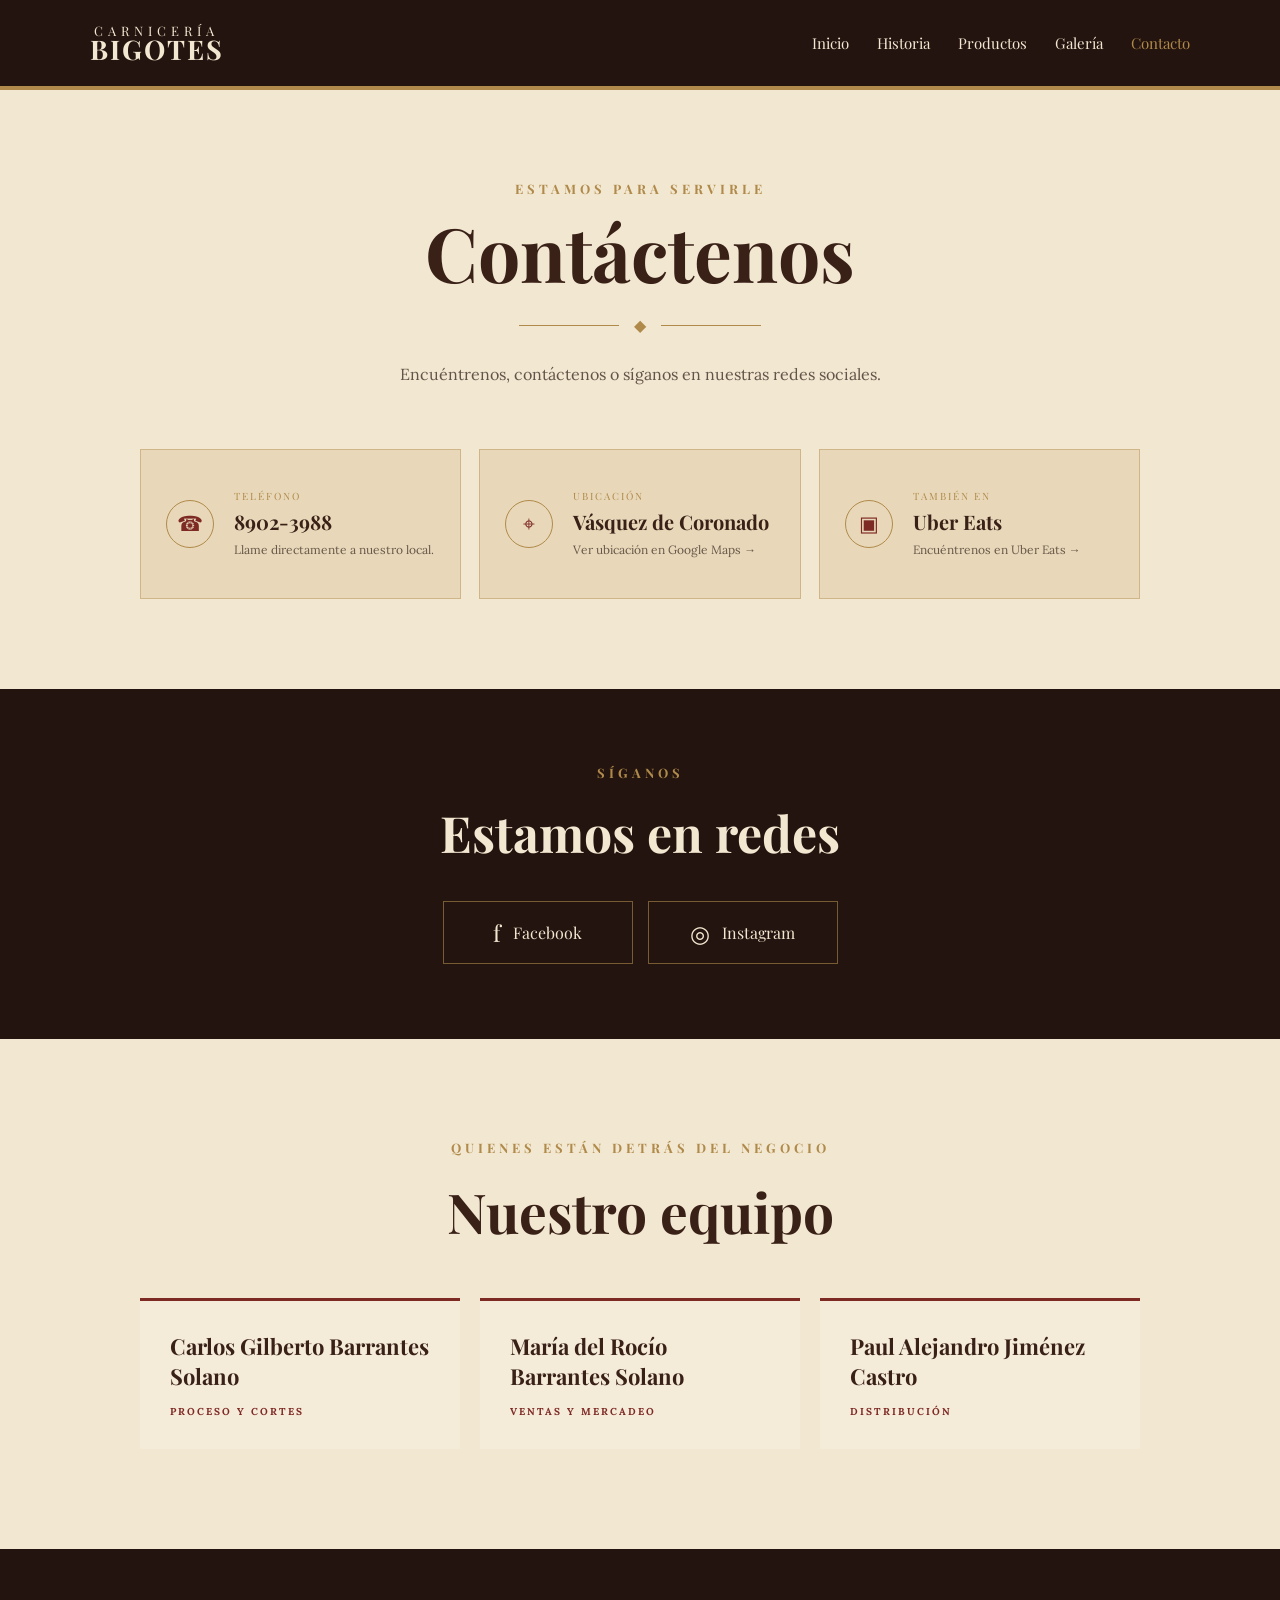
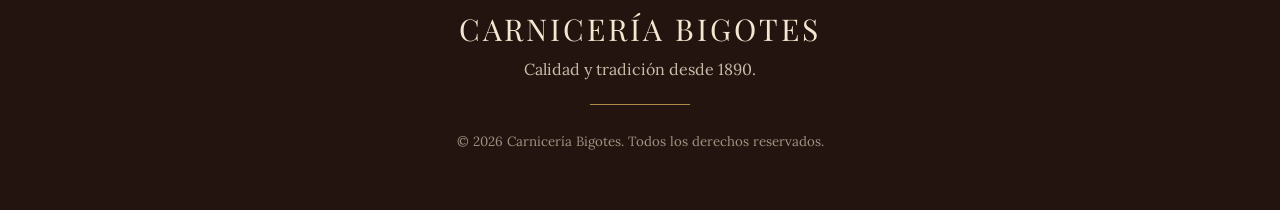
<file: contacto.html>
<!DOCTYPE html>
<html lang="es">
<head>
    <meta charset="UTF-8">
    <meta name="viewport" content="width=device-width, initial-scale=1.0">

    <title>Contacto | Carnicería Bigotes</title>

    <!-- Fuentes -->
    <link rel="preconnect" href="https://fonts.googleapis.com">
    <link rel="preconnect" href="https://fonts.gstatic.com" crossorigin>
    <link href="https://fonts.googleapis.com/css2?family=Lora:wght@400;500;600&family=Playfair+Display:wght@600;700;800&display=swap" rel="stylesheet">

    <!-- CSS -->
    <link rel="stylesheet" href="css/style.css">
</head>

<body>

    <!-- Navegación -->
    <header class="navbar">

        <div class="logo">
            <span>CARNICERÍA</span>
            <strong>BIGOTES</strong>
        </div>

        <nav>
            <a href="index.html">Inicio</a>
            <a href="historia.html">Historia</a>
            <a href="productos.html">Productos</a>
            <a href="galeria.html">Galería</a>
            <a href="contacto.html" class="active">Contacto</a>
        </nav>

    </header>


    <main>

        <!-- Encabezado -->
        <section class="contact-header">

            <p class="eyebrow">ESTAMOS PARA SERVIRLE</p>

            <h1>Contáctenos</h1>

            <div class="ornament">
                <span></span>
                ◆
                <span></span>
            </div>

            <p>
                Encuéntrenos, contáctenos o síganos en nuestras
                redes sociales.
            </p>

        </section>


        <!-- Información -->
        <section class="contact-info">

            <!-- Teléfono -->
            <a class="contact-card" href="tel:+50689023988">

                <div class="contact-icon">☎</div>

                <div>
                    <span class="contact-label">TELÉFONO</span>

                    <h2>8902-3988</h2>

                    <p>Llame directamente a nuestro local.</p>
                </div>

            </a>


            <!-- Ubicación -->
            <a
                class="contact-card"
                href="https://www.google.com/maps/search/?api=1&query=Carnicer%C3%ADa%20Bigotes"
                target="_blank"
                rel="noopener noreferrer"
            >

                <div class="contact-icon">⌖</div>

                <div>
                    <span class="contact-label">UBICACIÓN</span>

                    <h2>Vásquez de Coronado</h2>

                    <p>Ver ubicación en Google Maps →</p>
                </div>

            </a>


            <!-- Uber Eats -->
            <a
                class="contact-card"
                href="https://www.ubereats.com/"
                target="_blank"
                rel="noopener noreferrer"
            >

                <div class="contact-icon">▣</div>

                <div>
                    <span class="contact-label">TAMBIÉN EN</span>

                    <h2>Uber Eats</h2>

                    <p>Encuéntrenos en Uber Eats →</p>
                </div>

            </a>

        </section>


        <!-- Redes sociales -->
        <section class="social-section">

            <p class="eyebrow">SÍGANOS</p>

            <h2>Estamos en redes</h2>

            <div class="social-links">

                <a
                    href="https://www.facebook.com/"
                    target="_blank"
                    rel="noopener noreferrer"
                    class="social-link"
                >
                    <span>f</span>
                    Facebook
                </a>

                <a
                    href="https://www.instagram.com/"
                    target="_blank"
                    rel="noopener noreferrer"
                    class="social-link"
                >
                    <span>◎</span>
                    Instagram
                </a>

            </div>

        </section>


        <!-- Staff -->
        <section class="staff-section">

            <div class="staff-heading">

                <p class="eyebrow">QUIENES ESTÁN DETRÁS DEL NEGOCIO</p>

                <h2>Nuestro equipo</h2>

            </div>


            <div class="staff-grid">

                <article class="staff-card">

                    <div class="staff-info">

                        <h3>Carlos Gilberto Barrantes Solano</h3>

                        <span>PROCESO Y CORTES</span>

                    </div>

                </article>


                <article class="staff-card">

                    <div class="staff-info">

                        <h3>María del Rocío Barrantes Solano</h3>

                        <span>VENTAS Y MERCADEO</span>

                    </div>

                </article>


                <article class="staff-card">

                    <div class="staff-info">

                        <h3>Paul Alejandro Jiménez Castro</h3>

                        <span>DISTRIBUCIÓN</span>

                    </div>

                </article>

            </div>

        </section>

    </main>


    <!-- Footer -->
    <footer>

        <div class="footer-logo">
            CARNICERÍA BIGOTES
        </div>

        <p>
            Calidad y tradición desde 1890.
        </p>

        <div class="footer-line"></div>

        <small>
            © 2026 Carnicería Bigotes. Todos los derechos reservados.
        </small>

    </footer>


    <!-- JS -->
    <script src="js/main.js"></script>

</body>
</html>
</file>
<file: css/style.css>
:root {
    --cream: #f2e7d0;
    --paper: #e8d8b9;
    --brown: #3a2118;
    --dark-brown: #24140f;
    --red: #7d2924;
    --gold: #b08a4a;
    --text: #34231c;
}


/* ==============================
   RESET
============================== */

* {
    margin: 0;
    padding: 0;
    box-sizing: border-box;
}

html {
    scroll-behavior: smooth;
}

body {
    background: var(--cream);
    color: var(--text);
    font-family: "Lora", serif;
}


/* ==============================
   NAVBAR
============================== */

.navbar {
    min-height: 90px;
    background: var(--dark-brown);

    display: flex;
    align-items: center;
    justify-content: space-between;

    padding: 18px 7%;

    border-bottom: 4px solid var(--gold);
}

.logo {
    color: var(--cream);
    text-align: center;
    line-height: 0.9;
    font-family: "Playfair Display", serif;
}

.logo span {
    display: block;
    font-size: 13px;
    letter-spacing: 5px;
}

.logo strong {
    font-size: 27px;
    letter-spacing: 2px;
}

.navbar nav {
    display: flex;
    gap: 28px;
}

.navbar nav a {
    color: var(--cream);
    text-decoration: none;

    font-family: "Playfair Display", serif;
    font-size: 15px;

    transition: 0.3s;
}

.navbar nav a:hover,
.navbar nav a.active {
    color: var(--gold);
}


/* ==============================
   PAGE HEADER
============================== */

.page-header {
    min-height: 470px;

    display: flex;
    justify-content: center;
    align-items: center;

    text-align: center;

    position: relative;

    background:
        linear-gradient(
            rgba(45, 25, 18, 0.75),
            rgba(45, 25, 18, 0.75)
        ),
        url("assets/carniceria.jpeg") center/cover;

    color: var(--cream);
}

.page-header::before {
    content: "";

    position: absolute;
    inset: 18px;

    border: 1px solid rgba(242, 231, 208, 0.5);

    pointer-events: none;
}

.page-header-content {
    max-width: 800px;
    padding: 40px;
}

.eyebrow {
    color: var(--gold);

    font-family: "Playfair Display", serif;

    font-size: 13px;
    font-weight: bold;

    letter-spacing: 4px;

    margin-bottom: 18px;
}

.page-header h1 {
    font-family: "Playfair Display", serif;

    font-size: clamp(50px, 8vw, 90px);

    line-height: 1;
}

.page-header p:last-child {
    max-width: 600px;
    margin: 20px auto 0;

    font-size: 18px;
    line-height: 1.7;
}


/* ==============================
   ORNAMENT
============================== */

.ornament {
    display: flex;
    align-items: center;
    justify-content: center;

    gap: 15px;

    margin: 25px 0;

    color: var(--gold);
}

.ornament span {
    width: 100px;
    height: 1px;

    background: var(--gold);
}


/* ==============================
   HISTORY
============================== */

.history-section {
    max-width: 1150px;

    margin: 100px auto;

    padding: 0 30px;

    display: grid;
    grid-template-columns: 1fr 1fr;

    gap: 70px;

    align-items: center;
}

.history-image {
    position: relative;
}

.history-image::after {
    content: "";

    position: absolute;

    width: 100%;
    height: 100%;

    top: 15px;
    left: 15px;

    border: 2px solid var(--gold);

    z-index: 0;
}

.history-image img {
    position: relative;

    width: 100%;
    height: 600px;

    object-fit: cover;

    display: block;

    z-index: 1;
}

.history-text h2,
.timeline-section h2,
.values-section h2 {
    font-family: "Playfair Display", serif;

    color: var(--brown);

    font-size: clamp(35px, 4vw, 52px);

    line-height: 1.1;

    margin-bottom: 30px;
}

.history-text p:not(.eyebrow) {
    font-size: 16px;

    line-height: 1.9;

    margin-bottom: 18px;
}

/* ==============================
   VALUES
============================== */

.values-section {
    max-width: 1100px;

    margin: 100px auto;

    padding: 0 30px;

    text-align: center;
}

.values-grid {
    display: grid;

    grid-template-columns: repeat(3, 1fr);

    gap: 25px;

    margin-top: 50px;
}

.value-card {
    padding: 40px 30px;

    border: 1px solid rgba(58, 33, 24, 0.25);

    background: rgba(255, 255, 255, 0.18);

    transition: 0.3s;
}

.value-card:hover {
    transform: translateY(-5px);

    border-color: var(--gold);
}

.value-icon {
    color: var(--gold);

    font-size: 25px;

    margin-bottom: 15px;
}

.value-card h3 {
    font-family: "Playfair Display", serif;

    color: var(--red);

    font-size: 25px;

    margin-bottom: 15px;
}

.value-card p {
    line-height: 1.7;
}


/* ==============================
   FOOTER
============================== */

footer {
    background: var(--dark-brown);

    color: var(--cream);

    text-align: center;

    padding: 60px 20px;
}

.footer-logo {
    font-family: "Playfair Display", serif;

    font-size: 30px;

    letter-spacing: 3px;

    margin-bottom: 10px;
}

footer p {
    opacity: 0.8;

    margin-bottom: 25px;
}

.footer-line {
    width: 100px;
    height: 1px;

    background: var(--gold);

    margin: 0 auto 25px;
}

footer small {
    opacity: 0.6;
}


/* ==============================
   RESPONSIVE
============================== */

@media (max-width: 850px) {

    .navbar {
        flex-direction: column;
        gap: 25px;
    }

    .navbar nav {
        flex-wrap: wrap;
        justify-content: center;
        gap: 15px;
    }

    .history-section {
        grid-template-columns: 1fr;

        gap: 50px;
    }

    .history-image img {
        height: 400px;
    }

    .values-grid {
        grid-template-columns: 1fr;
    }

    .timeline::before {
        left: 75px;
    }

    .timeline-item {
        grid-template-columns: 110px 1fr;

        gap: 25px;
    }

    .timeline-content::before {
        left: -38px;
    }
}


@media (max-width: 550px) {

    .page-header {
        min-height: 400px;
    }

    .page-header::before {
        inset: 10px;
    }

    .history-section {
        margin: 60px auto;
    }

    .history-image::after {
        display: none;
    }

    .history-image img {
        height: 300px;
    }

    .timeline {
        margin-top: 50px;
    }

    .timeline::before {
        display: none;
    }

    .timeline-item {
        display: block;

        margin-bottom: 45px;
    }

    .timeline-year {
        text-align: left;

        margin-bottom: 8px;
    }

    .timeline-content {
        padding-left: 0;
    }

    .timeline-content::before {
        display: none;
    }
}

/* ==============================
   ANIMACIONES
============================== */

.hidden {
    opacity: 0;

    transform: translateY(30px);

    transition:
        opacity 0.7s ease,
        transform 0.7s ease;
}

.show {
    opacity: 1;

    transform: translateY(0);
}

.products-hero {
    min-height: 500px;

    display: flex;
    align-items: center;
    justify-content: center;

    text-align: center;

    background:
        linear-gradient(
            rgba(36, 20, 15, 0.82),
            rgba(36, 20, 15, 0.82)
        ),
        url("../assets/carne.jpg") center/cover;

    color: var(--cream);

    position: relative;
}

.products-hero::before {
    content: "";

    position: absolute;
    inset: 20px;

    border: 1px solid rgba(176, 138, 74, 0.7);
}

.products-hero-content {
    max-width: 850px;
    padding: 50px 30px;

    position: relative;
}

.hero-number {
    font-family: "Playfair Display", serif;

    color: var(--gold);

    font-size: 18px;

    letter-spacing: 8px;

    display: block;

    margin-bottom: 20px;
}

.products-hero h1 {
    font-family: "Playfair Display", serif;

    font-size: clamp(48px, 7vw, 82px);

    line-height: 1;

    margin-bottom: 25px;
}

.products-hero-content > p:last-child {
    max-width: 620px;

    margin: auto;

    font-size: 17px;

    line-height: 1.8;
}


/* =================================
   MENÚ
================================= */

.menu-section {
    max-width: 950px;

    margin: 110px auto;

    padding: 0 30px;
}

.menu-title {
    text-align: center;

    margin-bottom: 75px;
}

.menu-title h2 {
    font-family: "Playfair Display", serif;

    color: var(--brown);

    font-size: clamp(40px, 5vw, 60px);

    margin-bottom: 15px;
}

.menu-title > p:last-child {
    font-size: 16px;

    opacity: 0.75;
}


/* Categorías */

.menu-category {
    margin-bottom: 75px;
}

.category-heading {
    display: flex;
    align-items: center;

    gap: 20px;

    border-bottom: 2px solid var(--brown);

    padding-bottom: 15px;

    margin-bottom: 10px;
}

.category-heading span {
    font-family: "Playfair Display", serif;

    color: var(--gold);

    font-size: 18px;

    letter-spacing: 2px;
}

.category-heading h3 {
    font-family: "Playfair Display", serif;

    color: var(--red);

    font-size: 29px;
}


/* Productos del menú */

.menu-item {
    display: flex;

    justify-content: space-between;

    gap: 30px;

    padding: 25px 5px;

    border-bottom: 1px dashed rgba(58, 33, 24, 0.35);
}

.menu-item h4 {
    font-family: "Playfair Display", serif;

    color: var(--brown);

    font-size: 21px;

    margin-bottom: 7px;
}

.menu-item p {
    max-width: 650px;

    font-size: 14px;

    line-height: 1.7;

    opacity: 0.8;
}

.price {
    font-family: "Playfair Display", serif;

    color: var(--red);

    font-size: 18px;

    font-weight: bold;

    white-space: nowrap;

    padding-top: 3px;
}


/* Producto destacado */

.featured-item {
    background: var(--paper);

    padding: 28px;

    border: 1px solid rgba(176, 138, 74, 0.5);

    margin-top: 15px;
}

.featured-item h4 {
    font-size: 25px;
}

.recommended {
    display: inline-block;

    color: var(--gold);

    font-family: "Playfair Display", serif;

    font-size: 10px;

    letter-spacing: 2px;

    margin-top: 12px;

    font-weight: bold;
}

.menu-note {
    text-align: center;

    font-size: 12px;

    font-style: italic;

    opacity: 0.65;
}


/* =================================
   SEPARADOR
================================= */

.products-divider {
    max-width: 900px;

    margin: 0 auto 110px;

    display: flex;

    align-items: center;

    justify-content: center;

    gap: 20px;

    color: var(--gold);
}

.products-divider span {
    height: 1px;

    flex: 1;

    background: var(--gold);

    opacity: 0.5;
}


/* =================================
   GALERÍA DE PRODUCTOS
================================= */

.product-gallery {
    max-width: 1200px;

    margin: 0 auto 120px;

    padding: 0 30px;
}

.gallery-heading {
    display: flex;

    justify-content: space-between;

    align-items: end;

    gap: 50px;

    margin-bottom: 50px;
}

.gallery-heading h2 {
    font-family: "Playfair Display", serif;

    color: var(--brown);

    font-size: clamp(36px, 5vw, 55px);

    line-height: 1.1;
}

.gallery-heading > p {
    max-width: 320px;

    line-height: 1.8;

    opacity: 0.75;
}


/* Grid */

.product-grid {
    display: grid;

    grid-template-columns: 1.4fr 1fr 1fr;

    grid-template-rows: 280px 280px;

    gap: 15px;
}

.product-photo {
    position: relative;

    overflow: hidden;

    margin: 0;

    background: var(--brown);
}

.product-photo.large {
    grid-row: span 2;
}

.product-photo.wide {
    grid-column: span 2;
}

.product-photo img {
    width: 100%;
    height: 100%;

    object-fit: cover;

    display: block;

    transition: transform 0.6s ease;
}

.product-photo:hover img {
    transform: scale(1.06);
}


/* Texto de las fotos */

.product-photo figcaption {
    position: absolute;

    left: 0;
    right: 0;
    bottom: 0;

    padding: 25px 20px 18px;

    color: var(--cream);

    font-family: "Playfair Display", serif;

    font-size: 20px;

    background:
        linear-gradient(
            transparent,
            rgba(36, 20, 15, 0.9)
        );
}

.product-photo figcaption span {
    color: var(--gold);

    font-size: 11px;

    letter-spacing: 2px;

    margin-right: 10px;
}


/* =================================
   FRASE FINAL
================================= */

.products-quote {
    background: var(--dark-brown);

    color: var(--cream);

    text-align: center;

    padding: 100px 30px;
}

.quote-mark {
    color: var(--gold);

    font-family: Georgia, serif;

    font-size: 90px;

    line-height: 0.5;

    margin-bottom: 35px;
}

.products-quote p {
    max-width: 800px;

    margin: auto;

    font-family: "Playfair Display", serif;

    font-size: clamp(28px, 4vw, 45px);

    line-height: 1.3;
}

.products-quote span {
    display: block;

    margin-top: 30px;

    color: var(--gold);

    font-size: 12px;

    letter-spacing: 4px;
}


/* =================================
   RESPONSIVE
================================= */

@media (max-width: 800px) {

    .products-hero {
        min-height: 430px;
    }

    .menu-section {
        margin: 75px auto;
    }

    .gallery-heading {
        display: block;
    }

    .gallery-heading > p {
        margin-top: 20px;
    }

    .product-grid {
        grid-template-columns: 1fr 1fr;

        grid-template-rows: 250px 250px 250px;
    }

    .product-photo.large {
        grid-column: span 2;

        grid-row: span 1;
    }

    .product-photo.wide {
        grid-column: span 2;
    }
}


@media (max-width: 550px) {

    .products-hero::before {
        inset: 10px;
    }

    .products-hero-content {
        padding: 40px 25px;
    }

    .menu-section {
        padding: 0 20px;
    }

    .category-heading h3 {
        font-size: 24px;
    }

    .menu-item {
        gap: 15px;

        padding: 22px 0;
    }

    .menu-item h4 {
        font-size: 18px;
    }

    .menu-item p {
        font-size: 13px;
    }

    .price {
        font-size: 15px;
    }

    .featured-item {
        padding: 22px 18px;
    }

    .product-gallery {
        padding: 0 20px;
    }

    .product-grid {
        display: block;
    }

    .product-photo,
    .product-photo.large,
    .product-photo.wide {
        height: 300px;

        margin-bottom: 15px;
    }

    .products-quote {
        padding: 80px 25px;
    }
}

/*
   GALERÍA MODERNA (esta sección gestiona el estilo de la galeria)
================================= */

.gallery-modern {
    max-width: 1200px;
    margin: 0 auto 120px;
    padding: 0 30px;
}

.gallery-modern .gallery-heading {
    display: flex;
    justify-content: space-between;
    align-items: end;
    gap: 50px;
    margin-bottom: 50px;
}

.gallery-modern .gallery-heading h2 {
    font-family: "Playfair Display", serif;
    color: var(--brown);
    font-size: clamp(36px, 5vw, 55px);
    line-height: 1.1;
}

.gallery-modern .gallery-heading > p {
    max-width: 320px;
    line-height: 1.8;
    opacity: 0.75;
}

/* Grid tipo masonry con CSS columns */
.masonry-grid {
    column-count: 3;
    column-gap: 18px;
}

.masonry-item {
    position: relative;
    display: block;
    break-inside: avoid;
    margin-bottom: 18px;
    overflow: hidden;
    border-radius: 4px;
    cursor: pointer;
    background: var(--brown);
}

.masonry-item img {
    width: 100%;
    height: auto;
    display: block;
    transition: transform 0.7s ease;
}

/* Overlay oscuro con texto */
.masonry-item::after {
    content: "";
    position: absolute;
    inset: 0;
    background: linear-gradient(
        to top,
        rgba(36, 20, 15, 0.85),
        rgba(36, 20, 15, 0) 55%
    );
    opacity: 0;
    transition: opacity 0.4s ease;
    pointer-events: none;
}

.masonry-item:hover img {
    transform: scale(1.08);
}

.masonry-item:hover::after {
    opacity: 1;
}

/* Texto encima de la foto */
.masonry-caption {
    position: absolute;
    left: 0;
    right: 0;
    bottom: 0;
    padding: 25px 22px 20px;
    color: var(--cream);
    font-family: "Playfair Display", serif;
    font-size: 19px;
    z-index: 2;
    transform: translateY(15px);
    opacity: 0;
    transition: all 0.4s ease;
    pointer-events: none;
}

.masonry-item:hover .masonry-caption {
    transform: translateY(0);
    opacity: 1;
}

.masonry-caption span {
    display: block;
    color: var(--gold);
    font-size: 11px;
    letter-spacing: 3px;
    margin-bottom: 6px;
    font-weight: bold;
}

/* Badge numerado siempre visible */
.masonry-badge {
    position: absolute;
    top: 15px;
    left: 15px;
    background: rgba(36, 20, 15, 0.75);
    color: var(--gold);
    font-family: "Playfair Display", serif;
    font-size: 12px;
    letter-spacing: 2px;
    padding: 6px 10px;
    border: 1px solid rgba(176, 138, 74, 0.6);
    z-index: 2;
    transition: 0.4s;
}

.masonry-item:hover .masonry-badge {
    background: var(--gold);
    color: var(--dark-brown);
}

/* =================================
   RESPONSIVE
================================= */

@media (max-width: 900px) {
    .masonry-grid {
        column-count: 2;
    }

    .gallery-modern .gallery-heading {
        display: block;
    }

    .gallery-modern .gallery-heading > p {
        margin-top: 20px;
    }
}

@media (max-width: 550px) {
    .gallery-modern {
        padding: 0 20px;
    }

    .masonry-grid {
        column-count: 1;
    }
}

/* =================================
   CAJITA CLARA PARA EL TEXTO
================================= */

.masonry-caption {
    background: rgba(242, 231, 208, 0.92);
    color: var(--dark-brown);
    padding: 14px 18px 12px;
    border-left: 3px solid var(--gold);
    border-radius: 2px;
    margin: 0 14px 14px 14px;
    transform: none;
    opacity: 1;
    transition: all 0.4s ease;
}

.masonry-item:hover .masonry-caption {
    background: rgba(242, 231, 208, 1);
    transform: translateY(-4px);
}

.masonry-caption span {
    color: var(--red);
    font-size: 10px;
    letter-spacing: 3px;
    margin-bottom: 4px;
    display: block;
    font-weight: bold;
}

/* El overlay oscuro ya no hace falta con la cajita */
.masonry-item::after {
    display: none;
}


/* =================================
   LIGHTBOX (visor ampliado)
================================= */

.lightbox {
    position: fixed;
    inset: 0;
    background: rgba(20, 10, 6, 0.95);
    display: none;
    align-items: center;
    justify-content: center;
    z-index: 9999;
    padding: 30px;
    opacity: 0;
    transition: opacity 0.3s ease;
}

.lightbox.active {
    display: flex;
    opacity: 1;
}

.lightbox-content {
    max-width: 1100px;
    width: 100%;
    max-height: 90vh;
    display: flex;
    flex-direction: column;
    gap: 20px;
    position: relative;
}

.lightbox-image-wrapper {
    flex: 1;
    display: flex;
    align-items: center;
    justify-content: center;
    overflow: hidden;
    max-height: 75vh;
}

.lightbox img {
    max-width: 100%;
    max-height: 75vh;
    object-fit: contain;
    border: 2px solid var(--gold);
    box-shadow: 0 20px 60px rgba(0, 0, 0, 0.6);
    display: block;
}

.lightbox-info {
    background: rgba(242, 231, 208, 0.95);
    padding: 18px 25px;
    border-left: 4px solid var(--gold);
    color: var(--dark-brown);
    font-family: "Lora", serif;
    text-align: left;
}

.lightbox-info .lightbox-categoria {
    display: block;
    color: var(--red);
    font-family: "Playfair Display", serif;
    font-size: 11px;
    letter-spacing: 3px;
    font-weight: bold;
    margin-bottom: 6px;
}

.lightbox-info .lightbox-titulo {
    font-family: "Playfair Display", serif;
    font-size: 22px;
    color: var(--brown);
}

.lightbox-info .lightbox-contador {
    display: block;
    color: var(--gold);
    font-family: "Playfair Display", serif;
    font-size: 11px;
    letter-spacing: 2px;
    margin-top: 8px;
}

/* Botones del lightbox */
.lightbox-close,
.lightbox-prev,
.lightbox-next {
    position: absolute;
    background: rgba(242, 231, 208, 0.95);
    color: var(--dark-brown);
    border: 1px solid var(--gold);
    cursor: pointer;
    font-family: "Playfair Display", serif;
    transition: 0.3s;
    z-index: 2;
}

.lightbox-close:hover,
.lightbox-prev:hover,
.lightbox-next:hover {
    background: var(--gold);
    color: var(--dark-brown);
}

.lightbox-close {
    top: -10px;
    right: -10px;
    width: 42px;
    height: 42px;
    font-size: 20px;
    border-radius: 50%;
    display: flex;
    align-items: center;
    justify-content: center;
}

.lightbox-prev,
.lightbox-next {
    top: 50%;
    transform: translateY(-50%);
    width: 50px;
    height: 50px;
    font-size: 24px;
    display: flex;
    align-items: center;
    justify-content: center;
}

.lightbox-prev {
    left: -20px;
}

.lightbox-next {
    right: -20px;
}

/* Responsive lightbox */
@media (max-width: 800px) {
    .lightbox {
        padding: 15px;
    }

    .lightbox-close {
        top: 5px;
        right: 5px;
        width: 38px;
        height: 38px;
        font-size: 18px;
    }

    .lightbox-prev,
    .lightbox-next {
        width: 42px;
        height: 42px;
        font-size: 20px;
    }

    .lightbox-prev {
        left: 5px;
    }

    .lightbox-next {
        right: 5px;
    }

    .lightbox-info .lightbox-titulo {
        font-size: 18px;
    }
}

/* Cursor indicando que se puede hacer clic */
.masonry-item {
    cursor: zoom-in;
}

/* =================================
   CONTACTO - ENCABEZADO
================================= */

.contact-header {
    max-width: 800px;

    margin: 90px auto 60px;

    padding: 0 25px;

    text-align: center;
}

.contact-header h1 {
    font-family: "Playfair Display", serif;

    color: var(--brown);

    font-size: clamp(48px, 7vw, 75px);

    line-height: 1;

    margin-bottom: 20px;
}

.contact-header > p:last-child {
    max-width: 550px;

    margin: auto;

    line-height: 1.8;

    opacity: 0.75;
}


/* =================================
   TARJETAS DE CONTACTO
================================= */

.contact-info {
    max-width: 1050px;

    margin: 0 auto 90px;

    padding: 0 25px;

    display: grid;

    grid-template-columns: repeat(3, 1fr);

    gap: 18px;
}

.contact-card {
    display: flex;

    align-items: center;

    gap: 20px;

    min-height: 150px;

    padding: 25px;

    text-decoration: none;

    color: var(--text);

    background: var(--paper);

    border: 1px solid rgba(176, 138, 74, 0.45);

    transition:
        transform 0.3s ease,
        background 0.3s ease;
}

.contact-card:hover {
    transform: translateY(-5px);

    background: #e2cfaa;
}

.contact-icon {
    min-width: 48px;
    height: 48px;

    display: flex;

    align-items: center;
    justify-content: center;

    border: 1px solid var(--gold);

    border-radius: 50%;

    color: var(--red);

    font-size: 21px;
}

.contact-label {
    display: block;

    color: var(--gold);

    font-family: "Playfair Display", serif;

    font-size: 10px;

    letter-spacing: 2px;

    margin-bottom: 5px;
}

.contact-card h2 {
    font-family: "Playfair Display", serif;

    color: var(--brown);

    font-size: 20px;

    margin-bottom: 6px;
}

.contact-card p {
    font-size: 12px;

    line-height: 1.5;

    opacity: 0.7;
}


/* =================================
   REDES SOCIALES
================================= */

.social-section {
    background: var(--dark-brown);

    color: var(--cream);

    text-align: center;

    padding: 75px 25px;
}

.social-section h2 {
    font-family: "Playfair Display", serif;

    font-size: clamp(35px, 5vw, 50px);

    margin-bottom: 35px;
}

.social-links {
    display: flex;

    justify-content: center;

    gap: 15px;
}

.social-link {
    min-width: 190px;

    padding: 15px 25px;

    display: flex;

    align-items: center;
    justify-content: center;

    gap: 12px;

    color: var(--cream);

    border: 1px solid rgba(176, 138, 74, 0.6);

    text-decoration: none;

    font-family: "Playfair Display", serif;

    transition: 0.3s;
}

.social-link:hover {
    background: var(--gold);

    color: var(--dark-brown);
}

.social-link span {
    font-size: 23px;
}


/* =================================
   STAFF
================================= */

.staff-section {
    max-width: 1050px;

    margin: 100px auto;

    padding: 0 25px;
}

.staff-heading {
    text-align: center;

    margin-bottom: 50px;
}

.staff-heading h2 {
    font-family: "Playfair Display", serif;

    color: var(--brown);

    font-size: clamp(38px, 5vw, 55px);
}

.staff-grid {
    display: grid;

    grid-template-columns: repeat(3, 1fr);

    gap: 20px;
}

.staff-card {
    padding: 30px;

    border-top: 3px solid var(--red);

    background: rgba(255, 255, 255, 0.18);

    position: relative;

    transition: transform 0.3s ease;
}

.staff-card:hover {
    transform: translateY(-4px);
}

.staff-number {
    color: var(--gold);

    font-family: "Playfair Display", serif;

    font-size: 13px;

    letter-spacing: 2px;

    margin-bottom: 35px;
}

.staff-info h3 {
    color: var(--brown);

    font-family: "Playfair Display", serif;

    font-size: 22px;

    margin-bottom: 8px;
}

.staff-info span {
    color: var(--red);

    font-size: 10px;

    font-weight: bold;

    letter-spacing: 2px;
}


/* =================================
   RESPONSIVE
================================= */

@media (max-width: 850px) {

    .contact-info {
        grid-template-columns: 1fr;

        max-width: 600px;
    }

    .contact-card {
        min-height: 120px;
    }

    .staff-grid {
        grid-template-columns: 1fr;
    }

    .staff-card {
        display: flex;

        align-items: center;

        gap: 30px;
    }

    .staff-number {
        margin-bottom: 0;
    }
}


@media (max-width: 550px) {

    .contact-header {
        margin-top: 60px;
    }

    .contact-info {
        padding: 0 18px;

        margin-bottom: 65px;
    }

    .contact-card {
        padding: 20px;

        gap: 15px;
    }

    .contact-card h2 {
        font-size: 18px;
    }

    .social-section {
        padding: 60px 20px;
    }

    .social-links {
        flex-direction: column;

        align-items: center;
    }

    .social-link {
        width: 100%;

        max-width: 300px;
    }

    .staff-section {
        margin: 70px auto;
    }
}

/* =================================
   INICIO - PORTADA
================================= */

.home-hero {
    min-height: calc(100vh - 90px);

    position: relative;

    display: flex;
    align-items: center;
    justify-content: center;

    text-align: center;

    color: var(--cream);

    background:
        linear-gradient(
            rgba(36, 20, 15, 0.68),
            rgba(36, 20, 15, 0.78)
        ),
        url("../assets/carniceria.jpg") center/cover;

    overflow: hidden;
}


/* Borde decorativo */

.home-hero::before {
    content: "";

    position: absolute;

    inset: 25px;

    border: 1px solid rgba(176, 138, 74, 0.7);

    pointer-events: none;
}


/* Contenido */

.home-hero-content {
    position: relative;

    max-width: 900px;

    padding: 50px 30px;
}

.hero-small {
    color: var(--gold);

    font-family: "Playfair Display", serif;

    font-size: 12px;

    font-weight: bold;

    letter-spacing: 5px;

    margin-bottom: 25px;
}


/* Logo central */

.home-logo {
    display: inline-block;
}

.home-logo > span {
    display: block;

    font-family: "Playfair Display", serif;

    font-size: clamp(16px, 2vw, 23px);

    letter-spacing: 10px;

    margin-left: 10px;
}

.home-logo h1 {
    font-family: "Playfair Display", serif;

    font-size: clamp(75px, 13vw, 150px);

    line-height: 0.85;

    letter-spacing: 4px;

    margin: 10px 0 20px;
}

.home-logo-line {
    display: flex;

    align-items: center;

    justify-content: center;

    gap: 15px;
}

.home-logo-line span {
    width: 100px;

    height: 1px;

    background: var(--gold);
}

.home-logo-line b {
    color: var(--gold);

    font-family: "Playfair Display", serif;

    font-size: 16px;

    letter-spacing: 3px;
}

.hero-slogan {
    margin-top: 30px;

    font-size: 18px;

    font-style: italic;

    opacity: 0.9;
}


/* Botones */

.hero-button {
    display: inline-block;

    margin-top: 30px;

    padding: 14px 28px;

    border: 1px solid var(--gold);

    color: var(--cream);

    text-decoration: none;

    font-family: "Playfair Display", serif;

    font-size: 11px;

    font-weight: bold;

    letter-spacing: 2px;

    transition: 0.3s;
}

.hero-button:hover {
    background: var(--gold);

    color: var(--dark-brown);
}


/* Indicador */

.scroll-indicator {
    position: absolute;

    bottom: 25px;

    left: 50%;

    transform: translateX(-50%);

    display: flex;

    flex-direction: column;

    align-items: center;

    gap: 5px;

    color: var(--gold);

    font-size: 9px;

    letter-spacing: 2px;
}

.scroll-indicator b {
    font-size: 20px;

    font-weight: normal;
}


/* =================================
   PRESENTACIÓN
================================= */

.welcome-section {
    max-width: 1150px;

    margin: 120px auto;

    padding: 0 30px;

    display: grid;

    grid-template-columns: 1fr 1fr;

    gap: 80px;

    align-items: center;
}

.welcome-image {
    position: relative;
}

.welcome-image img {
    width: 100%;

    height: 500px;

    object-fit: cover;

    display: block;
}

.image-stamp {
    position: absolute;

    right: -25px;

    bottom: -25px;

    width: 115px;
    height: 115px;

    border-radius: 50%;

    display: flex;

    flex-direction: column;

    justify-content: center;

    align-items: center;

    background: var(--red);

    color: var(--cream);

    border: 3px solid var(--cream);

    outline: 1px solid var(--gold);
}

.image-stamp span {
    font-size: 9px;

    letter-spacing: 3px;
}

.image-stamp strong {
    font-family: "Playfair Display", serif;

    font-size: 28px;
}

.welcome-text h2 {
    font-family: "Playfair Display", serif;

    color: var(--brown);

    font-size: clamp(40px, 5vw, 60px);

    line-height: 1.05;

    margin-bottom: 30px;
}

.welcome-text > p:not(.eyebrow) {
    line-height: 1.9;

    margin-bottom: 18px;

    opacity: 0.85;
}

.text-link {
    display: inline-block;

    margin-top: 15px;

    color: var(--red);

    text-decoration: none;

    font-family: "Playfair Display", serif;

    font-size: 12px;

    font-weight: bold;

    letter-spacing: 2px;

    border-bottom: 1px solid var(--gold);

    padding-bottom: 6px;
}

.text-link span {
    margin-left: 8px;

    transition: 0.3s;
}

.text-link:hover span {
    margin-left: 15px;
}


/* =================================
   ESPECIALIDAD
================================= */

.specialty-section {
    min-height: 600px;

    display: flex;

    align-items: center;

    justify-content: center;

    text-align: center;

    color: var(--cream);

    background:
        linear-gradient(
            rgba(65, 30, 22, 0.82),
            rgba(65, 30, 22, 0.88)
        ),
        url("../assets/chorizo.jpg") center/cover;

    position: relative;
}

.specialty-section::before {
    content: "";

    position: absolute;

    inset: 25px;

    border: 1px solid rgba(176, 138, 74, 0.65);
}

.specialty-content {
    max-width: 700px;

    padding: 50px 30px;

    position: relative;
}

.specialty-content h2 {
    font-family: "Playfair Display", serif;

    font-size: clamp(45px, 6vw, 75px);

    line-height: 1;

    margin-bottom: 10px;
}

.specialty-content > p:not(.eyebrow) {
    max-width: 600px;

    margin: 25px auto;

    line-height: 1.8;

    font-size: 16px;
}

.outline-button {
    display: inline-block;

    margin-top: 15px;

    padding: 13px 28px;

    border: 1px solid var(--gold);

    color: var(--cream);

    text-decoration: none;

    font-family: "Playfair Display", serif;

    font-size: 11px;

    letter-spacing: 2px;

    transition: 0.3s;
}

.outline-button:hover {
    background: var(--gold);

    color: var(--dark-brown);
}


/* =================================
   VALORES
================================= */

.home-values {
    max-width: 1100px;

    margin: 110px auto;

    padding: 0 30px;
}

.home-values-heading {
    text-align: center;

    margin-bottom: 60px;
}

.home-values-heading h2 {
    font-family: "Playfair Display", serif;

    color: var(--brown);

    font-size: clamp(40px, 5vw, 58px);
}

.home-values-grid {
    display: grid;

    grid-template-columns: repeat(3, 1fr);

    gap: 40px;
}

.home-values-grid article {
    text-align: center;

    padding: 20px 25px;

    border-left: 1px solid var(--gold);
}

.home-values-grid article > span {
    color: var(--gold);

    font-family: "Playfair Display", serif;

    font-size: 12px;

    letter-spacing: 2px;
}

.home-values-grid h3 {
    color: var(--red);

    font-family: "Playfair Display", serif;

    font-size: 27px;

    margin: 12px 0;
}

.home-values-grid p {
    line-height: 1.7;

    font-size: 14px;

    opacity: 0.75;
}


/* =================================
   FINAL
================================= */

.home-final {
    min-height: 500px;

    display: flex;

    align-items: center;

    justify-content: center;

    text-align: center;

    color: var(--cream);

    background: var(--dark-brown);

    padding: 80px 25px;
}

.home-final h2 {
    font-family: "Playfair Display", serif;

    font-size: clamp(45px, 6vw, 70px);

    line-height: 1;

    margin-bottom: 25px;
}

.home-final > div > p:not(.eyebrow) {
    max-width: 550px;

    margin: auto;

    line-height: 1.8;

    opacity: 0.8;
}


/* =================================
   RESPONSIVE
================================= */

@media (max-width: 850px) {

    .home-hero {
        min-height: calc(100vh - 150px);
    }

    .welcome-section {
        grid-template-columns: 1fr;

        gap: 60px;

        margin: 80px auto;
    }

    .welcome-image img {
        height: 400px;
    }

    .home-values-grid {
        grid-template-columns: 1fr;

        gap: 25px;
    }

    .home-values-grid article {
        border-left: none;

        border-top: 1px solid var(--gold);

        padding-top: 25px;
    }
}


@media (max-width: 550px) {

    .home-hero::before {
        inset: 10px;
    }

    .home-hero-content {
        padding: 40px 20px;
    }

    .hero-small {
        letter-spacing: 3px;
    }

    .home-logo h1 {
        font-size: 65px;

        letter-spacing: 1px;
    }

    .home-logo > span {
        letter-spacing: 6px;
    }

    .home-logo-line span {
        width: 55px;
    }

    .hero-slogan {
        font-size: 15px;
    }

    .scroll-indicator {
        display: none;
    }

    .welcome-section {
        padding: 0 20px;

        margin: 70px auto;
    }

    .welcome-image img {
        height: 330px;
    }

    .image-stamp {
        width: 90px;
        height: 90px;

        right: -10px;
        bottom: -15px;
    }

    .image-stamp strong {
        font-size: 23px;
    }

    .specialty-section::before {
        inset: 10px;
    }

    .specialty-content {
        padding: 60px 25px;
    }

    .home-values {
        margin: 70px auto;

        padding: 0 20px;
    }

    .home-final {
        min-height: 430px;
    }
}
</file>
